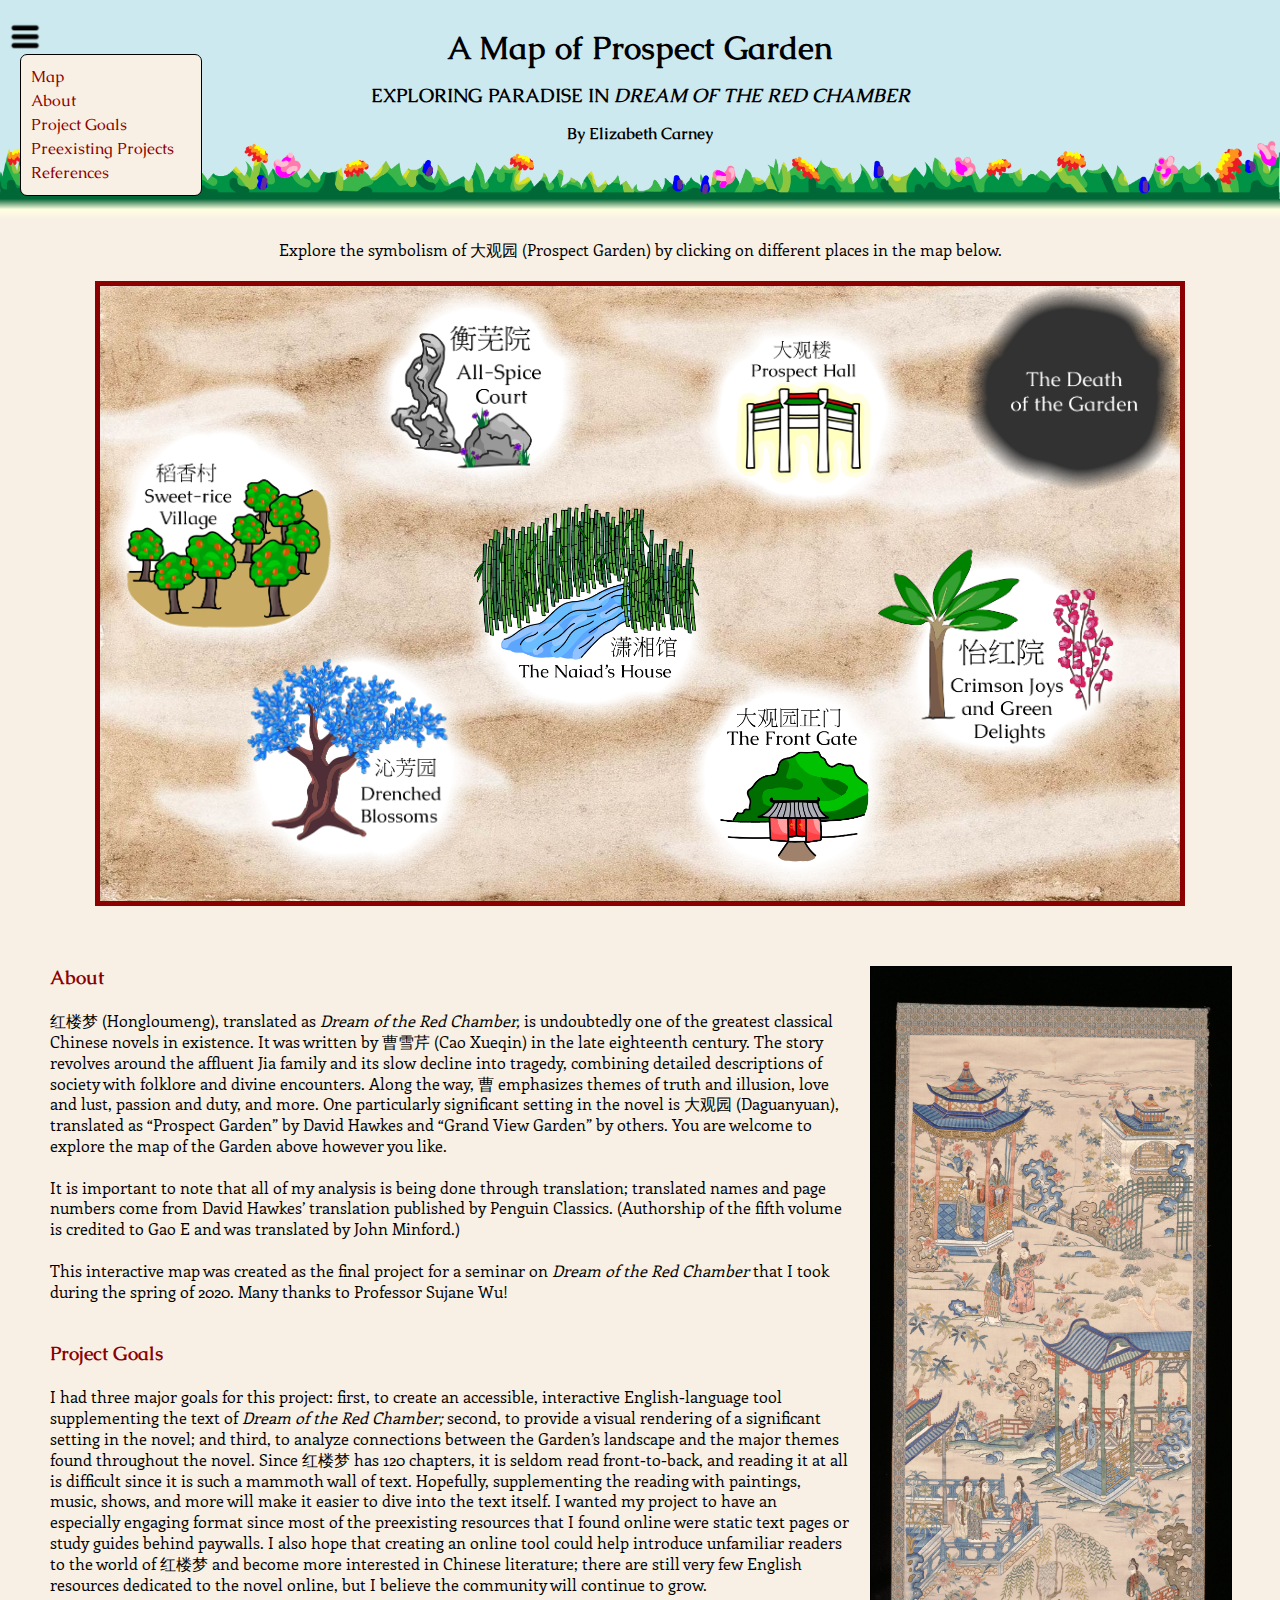
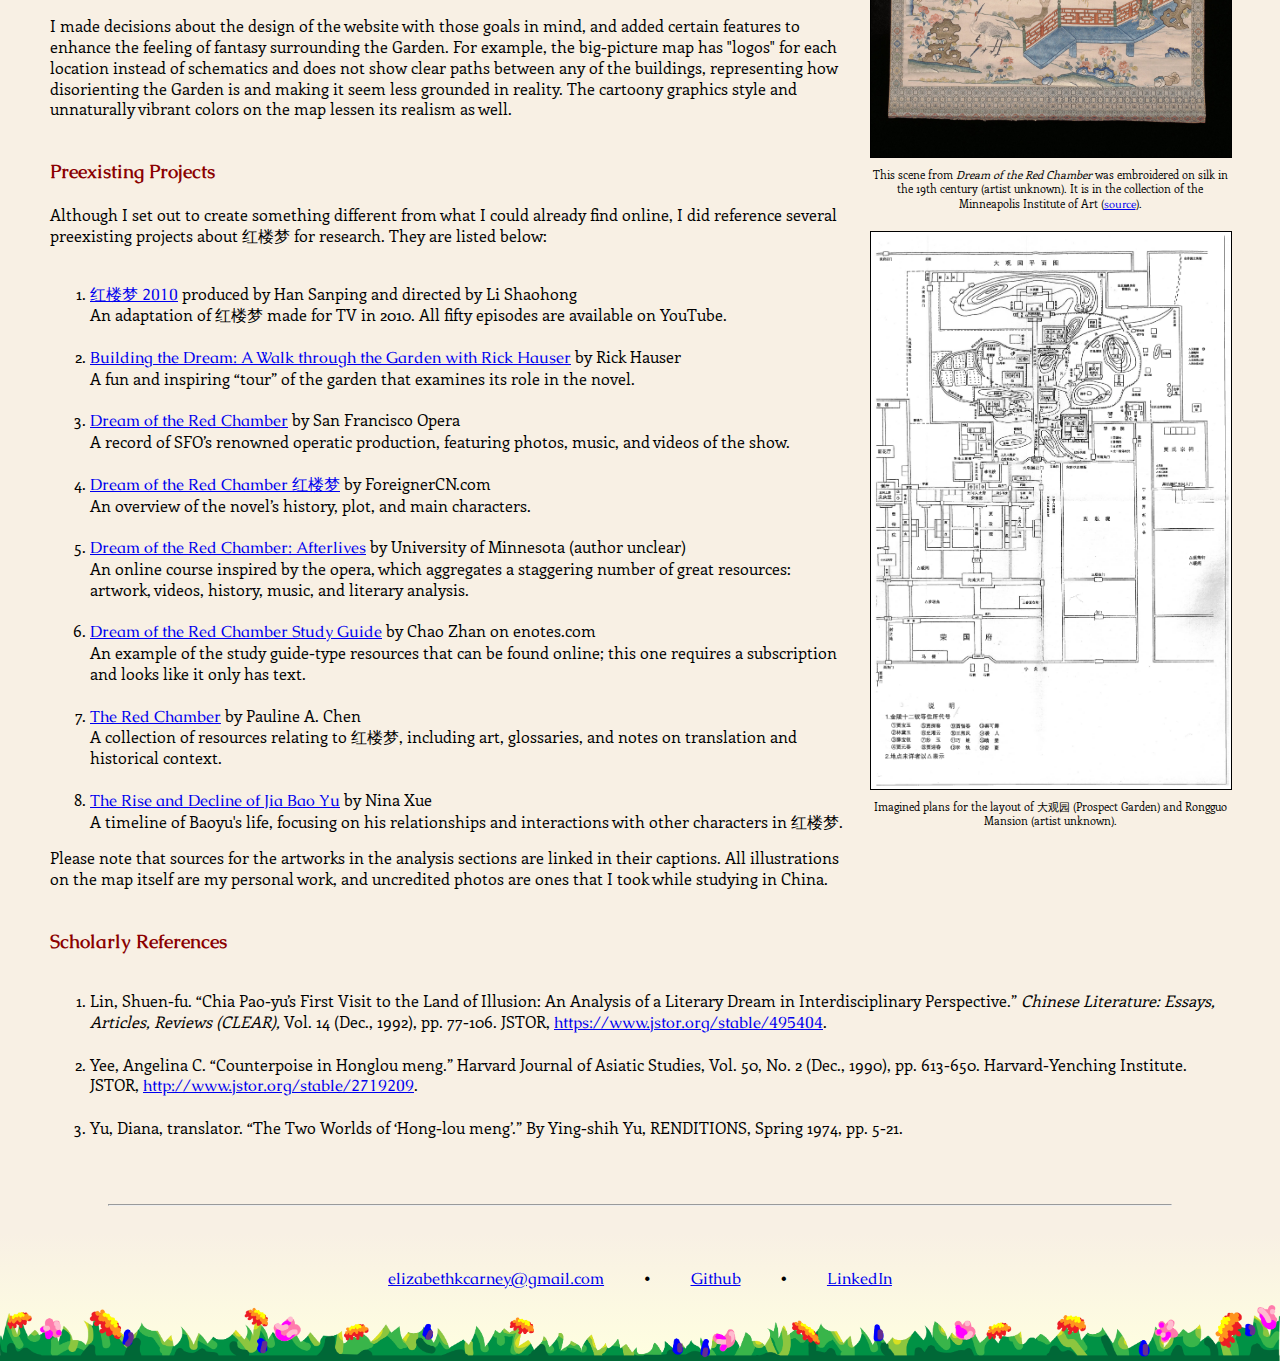
<file: index.html>
<!DOCTYPE html>
<html>

<head>
  <meta charset="utf-8">
  <title>Prospect Garden Map</title>
  <meta name="author" content="Elizabeth Carney">
  <meta name="description" content="An interactive map of Prospect Garden from Dream of the Red Chamber">
  <meta name="viewport" content="width=device-width, initial-scale=1">

  <link rel="apple-touch-icon" sizes="180x180" href="img/apple-touch-icon.png">
  <link rel="icon" type="image/png" sizes="32x32" href="img/favicon-32x32.png">
  <link rel="icon" type="image/png" sizes="16x16" href="img/favicon-16x16.png">
  <link rel="manifest" href="/site.webmanifest">

  <link href="css/normalize.css" rel="stylesheet">
  <link href="css/style.css" rel="stylesheet">
  <link href="https://fonts.googleapis.com/css2?family=Caudex:ital,wght@0,400;0,700;1,400;1,700&family=Enriqueta:wght@400;600&display=swap" rel="stylesheet">
  <script src="https://ajax.googleapis.com/ajax/libs/jquery/3.4.1/jquery.min.js"></script>

</head>

<body>
  <div id="header">
    <div class="nav_menu">
      <img src="img/nav_icon.png" id="nav_icon"></img>
      <div class="nav_contents">
        <a href="#intro">Map</a>
        <a href="#about">About</a>
        <a href="#goals">Project Goals</a>
        <a href="#other_proj">Preexisting Projects</a>
        <a href="#refs">References</a>
      </div>
    </div>
    <div id="header_title">
      <h1>A Map of Prospect Garden</h1><br>
      <h3>EXPLORING PARADISE IN <i>DREAM OF THE RED CHAMBER</i></h3><br>
      <h4>By Elizabeth Carney</h4>
    </div>
    <img src="img/flowerbed.png" class="flowerbed"/>
  </div>

  <div id="main">
    <div id="intro" class="text_section">
      <br><p>Explore the symbolism of 大&#8288;观&#8288;园 (Prospect Garden) by clicking on different places in the map below.</p>
    </div>
    <div class="underintro">
    <div id="map_container">
      <div class="map">

        <div class="info_modal" id="gate_modal">
          <img src="img/favicon-exit-32x32.png" class="exit" id="gate_exit"/>
          <img src="img/gate_header.png" class="modal_header"/>
          <div class="modal_content">
            <div class="captioned">
              <img src="img/gate_1.jpg" class="fullsize"/>
              <p>A map of 大观园 (Prospect Garden) painted by 孙温 (Sun Wen) in the late 19th century. The white wall around the Garden is clearly visible, penning in its fantastical mansions and landscaping
                (<a href="https://commons.wikimedia.org/wiki/File:Sun_Wen_Red_Chamber_Daguanyuan.jpg">source</a>).</p>
            </div>
            <br><h3>A Boundary between Worlds</h3><br>
            <p>The Garden’s main gate represents the boundary between real life and illusory paradise.
              It is a handsome gatehouse, sparingly decorated with wood and marble carvings, and on its either side you see the bare whitewashed wall surrounding the Garden.
              The side of the gate facing the outside world features “exquisite workmanship” but is “unadorned by colour or gilding.”
              It only has the marble carvings on the floor and a “simple pattern” at its bottom for decoration (V1, 327).
              To a visitor, the gate would look stately and well-built, but plain. Its simple features model Confucian values such as order and elegant functionality.</p>
            <div class="captioned" style="float:right; width:40%; padding-left:20px;">
              <img src="img/gate_2.jpg" class="portrait"/>
              <p>A painting of 贾元春 (Jia Yuanchun), the Imperial Concubine and Baoyu’s treasured older sister. Painted by An Ho, 1993, watercolor on silk
                mounted on rice paper using traditional Chinese technique. She is formally depicted in an imperial gown and crown, highlighting her stature
                (<a href="https://museum.oglethorpe.edu/exhibits/ho-jia-yuanchun/">source</a>).</p>
            </div>
            <br><p>Yet, as soon as you cross the threshold, you are drawn into a world of fantasy and beauty; through the doors you see a dramatic mountain covered in lush foliage (V1, 327).
              The rest of the vast park is even more impressive. Shimmering lakes, fields of flowers, artful pavilions, and grand mansions are everywhere you look.
              The Garden is truly a paradise full of luxury, and it functions as a stark contrast to the outside world.
              There is an abundance of passion, youth, beauty, and opulence within the Garden walls.
              The main gate is a clear symbol of the Garden’s other-worldliness, and it asserts that the dreams found inside could never survive in the real world.</p>
            <br><h3>The Origin of the Garden</h3><br>
            <p>The Garden is created so that the Imperial Concubine 贾元春 (Jia Yuanchun), 贾宝玉 (Jia Baoyu)’s much-loved older cousin, can visit home.
              The Palace requires that she must stay in a secure place, and since she is royalty, it must be luxurious as well.
              The Jia family spares no expense to construct the most extravagant haven they can for her. When Yuanchun enters the Garden,
              she aptly describes it as “a little world wholly dedicated to the pursuit of ease and luxury and delight” (V1, 357).
              After her visit, she suggests that the girls of the household move into the various dwellings in the Garden to enjoy it to the fullest, and Baoyu is allowed to join them.</p>
            <br><p>The girls’ arrival breathes life into the Garden again. Baoyu is “blissfully happy”; he spends all of his time surrounded by his cousins and maids,
              playing instruments, writing poetry, singing, reading, writing calligraphy, and soaking in the natural beauty surrounding him (V1, 460). Living in the Garden is his paradise.
              He later refers to his early days in the Garden as the “golden ages,” and remembers being surrounded by the girls with great nostalgia.</p>
          </div>
        </div>

        <div class="info_modal" id="drenched_modal">
          <img src="img/favicon-exit-32x32.png" class="exit" id="drenched_exit"/>
          <img src="img/drenched_header.png" class="modal_header"/>
          <div class="modal_content">
            <br><h3>Natural Beauty</h3><br>
            <div class="captioned" style="float:right; width:30%; padding-left:20px;">
              <img src="img/drenched_1.jpeg" class="portrait"/>
              <p>A photo of a stone lion statue on a bridge at West Lake in Hangzhou.</p>
            </div>
            <p>Drenched Blossoms Pavilion sits atop a striking white marble bridge. A pair of lion statues decorate the roof, their jaws wide, displaying the family’s wealth.
              They also symbolize the balance of yin and yang there, as there is one of each sex.
              Flowers in beautiful colors fall from banks higher up the stream and are carried with the flow of the water into the pool that the bridge stretches over.
              Sitting over the lake is especially idyllic, because you can see the fresh green color of the willows along the banks, vivid flowers poking out of bushes and trees,
              and clear blue water below, all in one view. Drenched Blossoms is one example of the many pavilions in the Garden dedicated solely to relaxation and the enjoyment of nature.</p>
            <br><p>These sorts of pavilions and verandas are often chosen as locales for Poetry Club meetings.
              Later in the novel, 贾宝玉 (Jia Baoyu) frequently associates the Poetry Club with long gone “golden days” and thinks of it with great nostalgia.
              I believe that the Poetry Club becomes a symbol of lost happiness for him not only because all of the women he loves gather around him,
              but also because the meetings take place in the most beautiful natural spaces in the Garden.
              The pure beauty of the landscape contributes to the feeling that each moment is paradise for Baoyu.</p>
            <br><div class="captioned">
              <img src="img/drenched_2.jpg" class="fullsize"/>
              <p>孙温 (Sun Wen) painted this illustration in the late 19th century. Although we cannot be sure exactly which part of the Garden it depicts,
                the breathtaking marble bridge with a pavilion at the top and waterfall below suggest that it is Drenched Blossoms Weir
                (<a href="https://commons.wikimedia.org/wiki/File:Sun_Wen_Red_Chamber_5.jpg">source</a>).</p>
            </div>
            <br><h3>The Garden Meets the Real World</h3><br>
            <p>Since 红楼梦 <i>(Dream of the Red Chamber)</i> has been studied in extraordinary depth for centuries,
              it is understandable that many readers would be inspired to create real-world replicas of the settings in the novel.
              Major recreations of 大观园 (Prospect Garden) have been created in both Beijing and Shanghai, both open to visitors. The replica gardens are surely a fantastic accompaniment to the novel.
              Being able to physically walk into a world you’ve only read about can be incredibly fun and stimulating, as if your dreams are coming true.</p>
            <div class="captioned" style="float:left; width:40%; padding-right:20px;">
              <img src="img/drenched_3.jpeg" class="portrait"/>
              <p>A photo of a replica Drenched Blossoms Pavilion located in a recreation of Prospect Garden in Shanghai (<a href="https://baike.baidu.com/pic/%E4%B8%8A%E6%B5%B7%E5%A4%A7%E8%A7%82%E5%9B%AD/1508667/0/a6efce1b9d16fdfa1bf02923b58f8c5495ee7b5b?fr=lemma&ct=single#aid=0&pic=71cf3bc79f3df8dccd25258cca11728b47102896">source</a>).</p>
            </div>
            <br><p>However, creating a replica of the buildings and landscapes in the Garden in the real world ignores the fact that the Garden is not grounded in reality.
              Many scholars consider the Garden to exist in both reality and imagination (Yu). In some ways, it is referred to as an actual dwelling where people study, eat, and sleep;
              on the other hand, the symbology of the Garden almost overwhelms its reality. Several magical events take place there, including demonic possessions, curses, and miracle healings.
              Furthermore, both 贾宝玉 (Jia Baoyu) and 林黛玉 (Lin Daiyu) are physical incarnations of divine beings, so their presence strengthens any existing supernatural forces in the Garden.
              Perhaps plaques, artworks, or even artificial reality activities could be added to the replicas to tell the dreamworld side of the Garden’s story.</p>
          </div>
        </div>

        <div class="info_modal" id="naiad_modal">
          <img src="img/favicon-exit-32x32.png" class="exit" id="naiad_exit"/>
          <img src="img/naiad_header.png" class="modal_header"/>
          <div class="modal_content">
            <div class="captioned">
              <img src="img/naiad_4.png" class="fullsize"/>
              <p>Lea Liu et al. illustrated The Naiad’s House for their visual novel <i>“The Memory of Red Mansions”</i> (<a href="https://www.lealiu.com/honglou?lightbox=dataItem-j5lb4qza3">source</a>). </p>
            </div>
            <div class="captioned" style="float:right; width:40%; padding-left:20px;">
              <img src="img/naiad_2.jpeg" class="portrait"/>
              <p>A painting of 林黛玉 (Lin Daiyu), as imagined by An Ho. Painted in 1993, with watercolor on silk mounted on rice paper using traditional Chinese technique.
                In this depiction, she wears a Jade “crane-cloud” pin in her hair that symbolizes her integrity (<a href="https://museum.oglethorpe.edu/exhibits/ho-lin-daiyu/">source</a>).</p>
            </div>
            <br><h3>The Passionate Resident</h3><br>
            <p>The Naiad’s House is a whitewashed building enveloped in a thick forest of bamboo. 林黛玉 (Lin Daiyu) lives here; she is a highly-educated,
              intensely passionate individual who grew up inseparable with 贾宝玉 (Jia Baoyu), yet she is technically an outsider in the family.
              The greens and blues of her house’s landscape can create a melancholy atmosphere. Bamboo is known as one of the “Four Gentlemen” plants in China
              (the others being chrysanthemum, plum blossom, and orchid). Bai Juyi, an ancient thinker, said that a true gentleman must have a strong mind but not necessarily a strong body
              (<a href="https://en.wikipedia.org/wiki/Bamboo#Symbolism_and_culture">source</a>).
              In this sense, the bamboo plant and Daiyu are both gentlemen; bamboo is known for symbolizing integrity but being physically weak, and Daiyu is intelligent and outspoken but often falls ill.</p>
            <br><h3>The Burial of Flowers</h3><br>
            <p>One day, Baoyu notices that beautiful flower blossoms have fallen to the ground and starts gathering them so that no one will step on them.
              He runs into Daiyu, who is doing the exact same thing, and has brought a delicate silk bag to bury the blossoms in (V1, 463). They both want to preserve the fallen flowers’ purity and beauty for eternity.
              Their encounter is an important moment of mutual understanding for the two, but it also reveals the truth of a dark future.</p>
            <div class="captioned" style="float:right; clear:right; width:40%; padding-left:20px;">
              <img src="img/naiad_3.png" class="portrait"/>
              <p>Digital art illustrating Daiyu’s burial of the flowers, created for the visual novel “The Memory of Red Mansions” by Lea Liu et al (<a href="https://www.lealiu.com/honglou?lightbox=dataItem-j5lbfuw13">source</a>).</p>
            </div>
            <br><p>Girls are often compared to flowers in 红楼梦 <i>(Dream of the Red Chamber)</i>; they have beauty, fragility, grace, youth, and joy in common.
              In fact, Daiyu is really the physical incarnation of a flower fairy called Crimson Pearl. She realizes that like all blossoms soon wither and die,
              all the girls’ vitality will soon be stolen away by death, corruption, or numbness. Daiyu obsesses over her certain untimely end and the loss of beauty and purity in the world.
              Later on, she thinks of the verse: “As flowers fall and the flowing stream runs red, / A thousand sickly fancies crowd the mind” (V1, 467). The beautiful and the natural are destined to die in tragedy.</p>
            <br><h3>Daiyu’s Tragic End</h3><br>
            <p>Daiyu dies alone at a very young age. None of the members of the Jia family come to visit her in the days leading up to her death.
              She and Baoyu never get to profess their love for each other or marry; in fact, Daiyu spends her final days thinking Baoyu has rejected and abandoned her.
              The preparations for her death are hasty, and her passing goes unrecognized by many (V4, 350). The purest of flowers dies a very tragic death.</p>
            <br><div class="captioned">
              <iframe class="fullsize vid" width="560" height="315" src="https://www.youtube.com/embed/0lIhO7-frRE?si=ZFjZz2GJWhGEZBSW" frameborder="0" allow="accelerometer; autoplay; encrypted-media; gyroscope; picture-in-picture" allowfullscreen></iframe>
              <p>A rendition of "Song of the Burial of the Flowers" by singer Tong Li. This song was featured on the soundtrack of the TV series version of <i>Dream of the Red Chamber.</i> 林黛玉 (Lin Daiyu)’s thoughts on beauty and death form the lyrics.</p>
            </div>
          </div>
        </div>

        <div class="info_modal" id="sweetrice_modal">
          <img src="img/favicon-exit-32x32.png" class="exit" id="sweetrice_exit"/>
          <img src="img/sweetrice_header.png" class="modal_header"/>
          <div class="modal_content">
            <div class="captioned" style="float:right; width:30%; padding-left:20px;">
              <img src="img/sweetrice_1.jpg" class="portrait"/>
              <p>A painting of 李纨 (Li Wan), who lives in Sweet-rice Village. Painted by An Ho, 1993, watercolor on silk mounted on rice paper using traditional Chinese technique.
                The artist illustrates Li Wan’s “restrained self-discipline” and “high integrity and propriety” (<a href="https://museum.oglethorpe.edu/exhibits/ho-li-wan/">source</a>).</p>
            </div>
            <br><h3>Beauty in Simplicity</h3><br>
            <p>Sweet-rice Village is a cluster of quaint thatched-roof cottages perched on the side of a small mountain.
              Fields of fruits and vegetables cascade down the hills below, as if lifted straight out of the countryside, and apricot trees surround each house.
              The resident of Sweet-rice Village is 李纨 (Li Wan), who “exemplifies traditional Chinese womanhood” according to the Oglethorpe University Museum of Art
              (<a href="https://museum.oglethorpe.edu/exhibits/ho-li-wan/">source</a>).
              Her understated demeanor suits the simple style of the cottages here. The overall effect of the Village honors the plain, honest nature of rural life.</p>
            <br><h3>An Unnatural Juxtaposition</h3><br>
            <p>When 贾宝玉 (Jia Baoyu) and his father, 贾政 (Jia Zheng), visit Sweet-rice Village on a tour of the Garden, Baoyu quips: “A farm set down in the middle of a place like this is obviously the product of human artifice…
              That’s why, when the ancients use the term ‘natural’ I have my doubts about what they really meant” (V1, 336). He touches on the realization that the Garden’s idle luxury is neither real nor sustainable.
              In fact, the entire space is a false paradise, one where beauty thrives for a short time before falling into inescapable anguish.</p>
            <div class="captioned" style="float:left; width:40%; padding-right:20px;">
              <img src="img/sweetrice_2.jpeg" class="portrait"/>
              <p>Artist 戴敦邦 (Dai Dunbang) illustrates 贾宝玉 (Jia Baoyu) being brutally beaten by his father, 贾政 (Jia Zheng), who hopes to discipline Baoyu and force him to live in reality for once (<a href="https://www.twoeggz.com/picture/4306738.html">source</a>).</p>
            </div>
            <br><p>Unfortunately, Jia Zheng does not appreciate his son’s examination of the concept of natural-ness.
              The two are basically complete opposites in terms of their personalities and priorities: Jia Zheng is pragmatic, grounded, authoritative, and unpassionate, and he emphasizes a career in government above all else.
              Baoyu, on the other hand, is intensely emotional, delicate, fun-loving, divine, and feminine, and he prefers idle happiness to studying. He and his father clash often about Baoyu’s academic progress and careless disobedience.
              When Baoyu expresses his disillusionment with Sweet-rice Village, his father immediately rebukes him: “Ignoramus!... What can you know of the beauty that lies in quietness and natural simplicity?
              This is a consequence of your refusal to study properly” (V1, 336).</p>
            <br><p>Later on, after Baoyu commits a series of offenses (in his father’s eyes), Jia Zheng violently beats him nearly to death (V2, 148). They continue to be at odds with each other for the remainder of the novel.
              The intersection of their two extreme worlds, pure practicality and pure fantasy, can never coexist. However, it is necessary to have a combination of both for sustainable life;
              Jia Zheng eventually turns to corruption and loses his government position, and Baoyu’s garden haven falls to ruins. Their failure to find balance causes the collapse of the Jia family.</p>
          </div>
        </div>

        <div class="info_modal" id="allspice_modal">
          <img src="img/favicon-exit-32x32.png" class="exit" id="allspice_exit"/>
          <img src="img/allspice_header.png" class="modal_header"/>
          <div class="modal_content">
            <div class="captioned">
              <img src="img/allspice_2.jpg" class="fullsize"/>
              <p>Painted by 孙温 (Sun Wen) in the late 19th century, this illustration probably depicts a courtyard much like the one in All-Spice Court. The construction of the wooden window lattices and balustrades is impeccable.
                Note the tree and rock formations, as well, which lend a beautiful fragility to the landscaping (<a href="https://commons.wikimedia.org/wiki/File:Sun_Wen_Red_Chamber_7.jpg">source</a>). </p>
            </div>
            <div class="captioned" style="float:right; width:30%; padding-left:20px;">
              <img src="img/allspice_3.jpeg" class="portrait"/>
              <p>According to the Metropolitan Museum of Art, “strangely faceted rocks—thought of as miniature mountains—have been treasured by collectors since the Tang dynasty (618–907).”
                This painting by Lan Ying shows the rock’s holes and weathered surface, which make it seem artfully fragile. (<a href="https://www.metmuseum.org/art/collection/search/39713">source</a>).</p>
            </div>
            <br><h3>Balance in Traditional Gardens</h3><br>
            <p>All-Spice Court is bursting with sweet-smelling herbs and flowers. Instead of trees and grasses, the courtyard has a rocky terrain where mosses grow on the stone.
              Wild figs, billowing wisteria, pollia berries, fragile orchids, herbaceous rue, and spicy ginger are a few of the plants that can be found here (in fact, 衡芜 means “ginger plant”).
              Elegant balustrades and latticed windows line its sides. The couplet written for the Court is: “Composing amidst cardamoms, you shall make verses like flowers. / Slumbering amidst the roses, you shall dream fragrant dreams.”
              This courtyard displays several elements of traditional Chinese garden design, most notably balance. For example, the soft herbs and mosses grow on hard, sharp rocks.
              Sculptural rocks riddled with holes have also been a popular feature for centuries, since they have a beautiful fragility and help create different levels of perspective
              (<a href="https://www.metmuseum.org/toah/hd/cgrk/hd_cgrk.htm">source</a>).</p>
            <br><p>薛宝钗 (Xue Baochai) lives here. She is very kind to others, but in a calculating way; she knows exactly how to play the social scene to get ahead. She is a capable manager, too.
              Baochai is often described as cold, which makes sense since her surname sounds like the word for snow in Chinese. Her upbringing, refined personality,
              and pragmatism make her an excellent candidate for 贾宝玉 (Jia Baoyu)’s wife in the eyes of the Jia family. Although the sweet smells in the courtyard might suggest the resident is sensual or passionate, Baochai is particularly unemotional.</p>
            <br><h3>Marriage as Corruption</h3><br>
            <p>Baoyu always imagines 林黛玉 (Lin Daiyu) as his future wife and lover, and Daiyu reciprocates those wishes. Their love for each other is unimaginably powerful.
              However, it is clear that Daiyu is not an ideal wife for Baoyu according to his family, because she does not have the social knowledge nor strength to manage the sprawling household as an outsider.
              Her sickly constitution, harshness, and frequent mood swings also make her unfavorable marriage-wise. Baochai, on the other hand, is theoretically Baoyu’s realistic perfect match.
              His family hopes that she can handle his high emotions and tone down his boyishness. A combination of Daiyu and Baochai would form Baoyu’s perfect wife, because she could satisfy his need for passion as well as the outside need for poise.</p>
            <br><p>In any case, marriage is constantly associated with corruption in the novel; as soon as a girl marries, her purity, youth, and beauty fade and she is consumed by the world. </p>
            <div class="captioned" style="float:right; width:50%; padding-left:20px; padding-bottom:10px;">
              <img src="img/allspice_1.jpeg" class="fullsize"/>
              <p>A photo of a gallery with detailed balustrades in a park in Beijing.</p>
            </div>
            <p>Baoyu is especially fretful when his cousins get married, because they move out and rarely see him afterwards. He even equates marriage with death several times. As his older cousins are married off and leave him, one by one,
              he starts to realize that his pure world is being corrupted and the world with no passion is taking over. Marrying Daiyu is the only way Baoyu could endure marriage and maintain his purity.
              Sadly, Baoyu’s family tricks him into marrying Baochai when he thinks he is marrying Daiyu. His loveless marriage starts to corrupt him as well; his happiness dies.</p>
            <br><div class="captioned">
              <iframe class="fullsize vid" width="560" height="315" src="https://www.youtube.com/embed/zKqrDtuzuLE" frameborder="0" allow="accelerometer; autoplay; encrypted-media; gyroscope; picture-in-picture" allowfullscreen></iframe>
              <p>Irene Roberts plays 薛宝钗 (Xue Baochai) in San Francisco Opera’s production of <i>Dream of the Red Chamber.</i> In this aria, she sings: “A woman's only chance for happiness is to marry well.”</p>
            </div>
          </div>
        </div>

        <div class="info_modal" id="prospect_modal">
          <img src="img/favicon-exit-32x32.png" class="exit" id="prospect_exit"/>
          <img src="img/prospect_header.png" class="modal_header"/>
          <div class="modal_content">
            <br><h3>Memories of Grandeur</h3><br>
            <p>Prospect Hall is the grand main residence hall in the Garden. It is lavishly decorated with candelabras and pheasant-feather fans, and incense perfumes the air.
              The rafters are painted a fresh green, their corners housing intricately carved dragons, cats, and serpents.
              The building is so opulently furnished that the author compares it to a “fairy palace” (V1, 359), hinting at its near-divine nature.
              The Hall is certainly one of the most impressive pieces of architecture in the Garden.</p>
            <br><p>On the pathway leading up to the entrance, a memorial arch made of white marble rises up in front of you. The following couplet is inscribed on its pillars:</p>
            <br><div class="captioned quotation">
              <div class="quote_text">
              "Truth becomes fiction when the fiction’s true / <br> Real becomes not-real when the unreal’s real"
              </div>
              <p>A couplet carved on an archway leading to The Land of Illusion (V1, 55).</p>
            </div>
            <br><p>When 贾宝玉 (Jia Baoyu) first sets his eyes on this arch, he is immediately overcome with the feeling that he has seen it before.
              In fact, it resembles the archway at the entrance to the Land of Illusion, a divine dreamworld that his soul has visited.
              Coincidentally (or not), the Imperial Concubine names the arch “The House of Reunion,” as if confirming Baoyu’s fate to one day return to the land of the divine. </p>
            <br><div class="captioned">
              <img src="img/prospect_1.png" class="fullsize"/>
              <p>贾宝玉 (Jia Baoyu) in the Land of Illusion, as imagined by the 2010 TV series <i>Dream of the Red Chamber,</i> Episode 3 (<a href="https://youtu.be/r0RaJLBu4DM?t=2523">source</a>). </p>
            </div>
            <br><p>Baoyu’s deja vu instantly links the Garden with dreamworlds and fairylands such as the Land of Illusion.
              While on Earth, he needs to live in a space filled with wonder and fantasy since his soul will return to divinity in the future.
              The idea that gardens can morph into fairylands is not unique to 红楼梦; lore in many different cultures references pixies and fairies who use gardens as portals;
              the healing power of nature; the secret meaning of flowers; the garden as a hidden paradise; and more.
              Baoyu feels as though he belongs in the Garden because they have a rare commonality: both span the real world as well as the intangible world.</p>
            <br><div class="captioned">
              <img src="img/prospect_2.jpeg" class="fullsize"/>
              <p>A recreation of 大观楼 (Prospect Hall) (<a href="https://www.wukong.com/question/6502190105971654925/">source</a>). </p>
            </div>
          </div>
        </div>

        <div class="info_modal" id="delights_modal">
          <img src="img/favicon-exit-32x32.png" class="exit" id="delights_exit"/>
          <img src="img/delights_header.png" class="modal_header"/>
          <div class="modal_content">
            <div class="captioned" style="float:right; width:50%; padding-left:20px; padding-bottom:10px;">
              <img src="img/delights_3.jpg" class="portrait"/>
              <p>An illustration of 贾宝玉 (Jia Baoyu) in the Garden (<a href="https://dream-of-the-red-chamber.fandom.com/wiki/Jia_Baoyu">source</a>).</p>
            </div>
            <br><h3>The Dreamer’s Abode</h3><br>
            <p>This is 贾宝玉 (Jia Baoyu)’s residence, named Crimson Joys and Green Delights for the crimson crab-apple blossoms and verdant plantains that frame the house.
              Baoyu is the physical incarnation of a supernatural jade stone. He is intensely passionate and a true empath, and loves spending his time having fun
              (singing, admiring nature, writing poetry, and chatting with “the girls”—his female cousins and maids—in their chambers).
              Despite his seemingly carefree attitude, Baoyu is crushed by society’s expectations of him to become the man of the house and earn a powerful career in government.</p>
            <br><p>Green Delights is a richly decorated house; its halls are covered in jewels and tapestries.
              The character 怡 in its name stands for enjoyment of pleasure and luxury, and the character 红 (which literally means “red”) connotes youth and prosperity.
              The green component is more melancholy: weeping willows envelop the house, which represent grief and the desire for someone to stay with you longer (that someone would be 林黛玉 (Lin Daiyu)).
              The galleries winding around the courtyard are full of confusing false doors and trick windows. I believe this mysterious maze reflects the Garden’s ability to ensnare Baoyu in a false paradise.</p>
            <br><h3>Flower Girls</h3><br>
            <p>Outside, the courtyard is in full bloom with peaches, plantains, crab-apple blossoms and other flowers, and roses climbing their trellises. Baoyu’s home is one of the most feminine places in the Garden.
              The crab-apple blossoms there are particularly significant, with their delicate, pink, hanging flowers. They are even said to blossom more frequently since they originate from the Land of Maidens (V1, 345).
              Flowers symbolize girls in 红楼梦, and Baoyu’s abode is a haven for youth and beauty. He has always thought of girls as superior to boys in purity and beauty, and so grew up spending every possible moment with them. </p>
            <br><div class="captioned" style="float:left; width:40%; padding-right:20px; padding-bottom:10px;">
              <img src="img/delights_1.jpg" class="fullsize"/>
              <p>A photo of Flowering Crabapples. Crab-apple trees start blooming in late March. Their beauty is well-known, and a festival to celebrate the flowers is even held every year at Yuan Dynasty City Wall Relics Park
                (<a href="https://www.tour-beijing.com/blog/tag/chinese-crabapple-trees">source</a>).</p>
            </div>
            <p>Now the girls’ beauty is haunted, though, by glimpses into their tragic futures. They are destined to be “consumed” into nothingness by the corrupt world outside of the Garden, either through marriage or death.
              One example of the many foretellings occurs at a riddle party, where each of Baoyu’s female cousins writes a riddle for the others to solve.
              Some especially striking lines include: “You look round, I have already turned into ash”, “An object of amusement”, “Year by year my heart consumes away”, “My ‘eyes’ cannot see and I’m hollow inside”, and so on (V1, 448).
              Although the riddles are technically about other objects, they are written in the first person, and it is clear they are predictions of tragic destinies.</p>
            <br><h3 style="clear:both;">Blossoming Poets</h3><br>
            <p>Flowers and girls are also connected through the Poetry Club, whose members include Baoyu and his female cousins.
              Baoyu absolutely loves the club meetings since they bring all of the girls together around him and provide an opportunity to honor the beauty of nature.
              Later on, he looks back on the Poetry club with great nostalgia, associating it with the “golden days” of his life.
              One of their meetings is themed around chrysanthemum flowers, and they hold a cassia-viewing party beforehand to admire the brilliant yellow blossoms that have just emerged.
              It is a very happy scene, yet sadness lingers in the poems “Remembering the Chrysanthemums” and “The Death of the Chrysanthemums.”
              One poet writes, “The flowers frost-stricken lie or sideways lean, / Their perfume lingering, but their gold hue dimmed / And few poor, tattered leaves bereft of green” (V2, 253).
              Unlike the flowers that can regrow each year, the girls are simply gone after facing their tragic ends too soon.</p>
            <br><div class="captioned">
              <img src="img/delights_2.jpeg" class="fullsize" style="width:70%; margin:0 auto; margin-bottom:10px;"/>
              <p>An illustration by 戴敦邦 (Dai Dunbang) depicting the members of the Poetry Club contemplating chrysanthemums. 林黛玉 (Lin Daiyu) is reading out her finished poem (<a href="https://www.twoeggz.com/picture/4306738.html">source</a>). </p>
            </div>
          </div>
        </div>

        <div class="info_modal" id="death_modal">
          <img src="img/favicon-exit-32x32.png" class="exit" id="death_exit"/>
          <img src="img/death_header.png" class="modal_header"/>
          <div class="modal_content">
            <br><h3>Paradise Lost</h3><br>
            <p>Throughout the novel, 大观园 (Prospect Garden) mirrors the status of the Jia family. When it is first built in extraordinary extravagance, the opulence of the buildings and landscaping mirrors the family’s high class and exorbitant spending.
              Then, corruption overwhelms them: 贾政 (Jia Zheng) and others are accused of corruption and removed from office; the mansion is ransacked and countless valuables are lost; a nun (who is the epitome of purity) is kidnapped by burglars;
              and regarding 贾宝玉 (Jia Baoyu) in particular, 林黛玉 (Lin Daiyu) dies of supposed unrequited love while Baoyu is tricked into a loveless marriage with 薛宝钗 (Xue Baochai).</p>
            <br><div class="captioned quotation" style="width:80%;">
              <div class="quote_text">
              “My sisters and cousins are gone, scattered like clouds on the four winds, and every day leaves me more alone, with nothing to sustain me but memories of past happiness, of the golden days of the poetry club in the Garden.” <br><br> -贾宝玉 (Jia Baoyu), V5, 135
              </div>
            </div>
            <br><p>Accordingly, the girls are gone and the Garden falls into ruin. All of the flowers have wilted and died, all of the buildings are deserted, and servants describe the hearing eerie weeping of ghosts at night.
              The only place where the bamboo is still fresh and green is The Naiad’s House, where Daiyu’s memory will live on in Baoyu forever. Hopefully they will meet again in a higher place as the stone and the flower fairy.</p>
            <br><p>At the end of the novel, Baoyu is enlightened and renounces the outside world. He cannot reconcile his inner divinity with a purely pragmatic life; in other words, he can only live in a Garden.
              In the end, Prospect Garden (or Grand View Garden in other translations) lives up to its name; it gives us a vision of a possible future that ends up coming true. </p>
            <br><div class="captioned">
              <iframe class="fullsize vid" width="560" height="315" src="https://www.youtube.com/embed/9oVe3dw4Lhc" frameborder="0" allow="accelerometer; autoplay; encrypted-media; gyroscope; picture-in-picture" allowfullscreen></iframe>
              <p>红豆词 (Song of the Red Bean), performed by 童麗 (Tong Li), lyrics by 曹雪芹 (Cao Xueqin, author of 红楼梦).
                Baoyu sings this song as part of a drinking game, but it painfully foretells the sorrow of his separation with Daiyu.</p>
            </div>
            <br><p>红豆词 - Lyrics (translated by David Hawkes)<br><br>
              Still weeping tears of blood about our separation:<br>
              Little red love-beans of my desolation.<br>
              Still blooming flowers I see outside my window growing.<br>
              Still awake in the dark I hear the wind a-blowing.<br>
              Still oh still I can't forget those old hopes and fears.<br>
              Still can't swallow food and drink, 'cos I'm choked with tears.<br>
              Mirror, mirror on the wall, tell me it's not true:<br>
              Do I look so think and pale, do I look so blue?<br>
              Mirror, mirror, this long night how shall I get through?<br>
              Oh - oh - oh!<br>
              Blue as the mist upon the distant mountains,<br>
              Blue as the water in the ever-flowing fountains.
            </p>
          </div>
        </div>

        <div class="map_icons_div">
          <img src="img/gate_icon.png" class="map_icon" id="gate_icon"/>
          <img src="img/drenched_icon.png" class="map_icon bigger_map_icon" id="drenched_icon"/>
          <img src="img/naiad_icon.png" class="map_icon bigger_map_icon" id="naiad_icon"/>
          <img src="img/sweetrice_icon.png" class="map_icon bigger_map_icon" id="sweetrice_icon"/>
          <img src="img/allspice_icon.png" class="map_icon" id="allspice_icon"/>
          <img src="img/prospect_icon.png" class="map_icon" id="prospect_icon"/>
          <img src="img/delights_icon.png" class="map_icon bigger_map_icon" id="delights_icon"/>
          <img src="img/death_icon.png" class="map_icon" id="death_icon"/>
        </div>
        <!-- background image should be 1720w 980h -->
        <img src="img/background.jpg" class="background_map"/>
      </div>
    </div>

    <div id="about" class="text_section">
      <div class="captioned about_pic" style="float:right; width:40%; padding-left:20px; margin-top:0px;">
        <img src="img/about_2.jpg" class="portrait"/>
        <p>This scene from <i>Dream of the Red Chamber</i> was embroidered on silk in the 19th century (artist unknown). It is in the collection of the Minneapolis Institute of Art (<a href="https://collections.artsmia.org/art/28070/dream-of-the-red-chamber-china">source</a>).</p>
      </div>
      <h3>About</h3><br>
      <div class="captioned about_pic" style="float:right; clear:right; width:40%; padding-left:20px; margin-top:0px;">
        <img src="img/about_1.png" class="portrait"/>
        <p>Imagined plans for the layout of 大观园 (Prospect Garden) and Rongguo Mansion (artist unknown).</p>
      </div>
      <p>红楼梦 (Hongloumeng), translated as <i>Dream of the Red Chamber,</i> is undoubtedly one of the greatest classical Chinese novels in existence. It was written by 曹雪芹 (Cao Xueqin) in the late eighteenth century.
        The story revolves around the affluent Jia family and its slow decline into tragedy, combining detailed descriptions of society with folklore and divine encounters.
        Along the way, 曹 emphasizes themes of truth and illusion, love and lust, passion and duty, and more. One particularly significant setting in the novel is 大观园 (Daguanyuan),
        translated as “Prospect Garden” by David Hawkes and “Grand View Garden” by others. You are welcome to explore the map of the Garden above however you like.</p>
      <br><p>It is important to note that all of my analysis is being done through translation; translated names and page numbers come from David Hawkes’ translation published by Penguin Classics.
        (Authorship of the fifth volume is credited to Gao E and was translated by John Minford.)</p>
      <br><p>This interactive map was created as the final project for a seminar on <i>Dream of the Red Chamber</i> that I took during the spring of 2020. Many thanks to Professor Sujane Wu!</p>
    </div>
    <div id="goals" class="text_section">
      <h3>Project Goals</h3><br>
      <p>I had three major goals for this project: first, to create an accessible, interactive English-language tool supplementing the text of <i>Dream of the Red Chamber;</i>
        second, to provide a visual rendering of a significant setting in the novel; and third, to analyze connections between the Garden’s landscape and the major themes found throughout the novel.
        Since 红楼梦 has 120 chapters, it is seldom read front-to-back, and reading it at all is difficult since it is such a mammoth wall of text.
        Hopefully, supplementing the reading with paintings, music, shows, and more will make it easier to dive into the text itself.
        I wanted my project to have an especially engaging format since most of the preexisting resources that I found online were static text pages or study guides behind paywalls.
        I also hope that creating an online tool could help introduce unfamiliar readers to the world of 红楼梦 and become more interested in Chinese literature;
        there are still very few English resources dedicated to the novel online, but I believe the community will continue to grow. </p>
      <br><p>I made decisions about the design of the website with those goals in mind, and added certain features to enhance the feeling of fantasy surrounding the Garden.
        For example, the big-picture map has "logos" for each location instead of schematics and does not show clear paths between any of the buildings,
        representing how disorienting the Garden is and making it seem less grounded in reality. The cartoony graphics style and unnaturally vibrant colors on the map lessen its realism as well.</p>
    </div>
    <div id="other_proj" class="text_section">
      <h3>Preexisting Projects</h3><br>
      <p>Although I set out to create something different from what I could already find online, I did reference several preexisting projects about 红楼梦 for research. They are listed below:</p>
      <ol>
        <br><li><a href="https://www.youtube.com/playlist?list=PLZXpZVzkPMb4_MKVg2R2Es7BTtEZQfCDx">红楼梦 2010</a>
          produced by Han Sanping and directed by Li Shaohong <br> An adaptation of 红楼梦 made for TV in 2010. All fifty episodes are available on YouTube.</li>
        <br><li><a href="https://redchamber.dash.umn.edu/wordpress/buildingthedream/a-users-guide-to-prospect-garden/">Building the Dream: A Walk through the Garden with Rick Hauser</a>
          by Rick Hauser <br> A fun and inspiring “tour” of the garden that examines its role in the novel.</li>
        <br><li><a href="https://sfopera.com/1617-season/201617-season/dream-of-the-red-chamber/">Dream of the Red Chamber</a>
          by San Francisco Opera <br> A record of SFO’s renowned operatic production, featuring photos, music, and videos of the show.</li>
        <br><li><a href="http://www.foreignercn.com/index.php?option=com_content&view=article&id=698:dream-of-the-red-chamber-&catid=34:chinese-literature&Itemid=117">Dream of the Red Chamber 红楼梦</a>
          by ForeignerCN.com <br> An overview of the novel’s history, plot, and main characters.</li>
        <br><li><a href="https://redchamber.dash.umn.edu/Omeka/exhibits">Dream of the Red Chamber: Afterlives</a>
          by University of Minnesota (author unclear) <br> An online course inspired by the opera, which aggregates a staggering number of great resources: artwork, videos, history, music, and literary analysis.</li>
        <br><li><a href="https://www.enotes.com/topics/dream-red-chamber/in-depth">Dream of the Red Chamber Study Guide</a>
          by Chao Zhan on enotes.com <br> An example of the study guide-type resources that can be found online; this one requires a subscription and looks like it only has text.</li>
        <br><li><a href="http://paulineachen.com/content/">The Red Chamber</a>
          by Pauline A. Chen <br> A collection of resources relating to 红楼梦, including art, glossaries, and notes on translation and historical context.</li>
        <br><li><a href="https://sophia.smith.edu/eal-special-studies-red-chamber/">The Rise and Decline of Jia Bao Yu</a>
          by Nina Xue <br> A timeline of Baoyu's life, focusing on his relationships and interactions with other characters in 红楼梦.</li>
      </ol>
      <p>Please note that sources for the artworks in the analysis sections are linked in their captions. All illustrations on the map itself are my personal work, and uncredited photos are ones that I took while studying in China.</p>
    </div>
    <div id="refs" class="text_section">
      <h3>Scholarly References</h3><br>
      <ol>
        <li>Lin, Shuen-fu. “Chia Pao-yu’s First Visit to the Land of Illusion: An Analysis of a
          Literary Dream in Interdisciplinary Perspective.” <i>Chinese Literature: Essays, Articles,
          Reviews (CLEAR),</i> Vol. 14 (Dec., 1992), pp. 77-106. JSTOR,
          <a href="https://www.jstor.org/stable/495404">https://www.jstor.org/stable/495404</a>.</li>
        <br><li>Yee, Angelina C. “Counterpoise in Honglou meng.” Harvard Journal of Asiatic Studies,
          Vol. 50, No. 2 (Dec., 1990), pp. 613-650. Harvard-Yenching Institute. JSTOR,
          <a href="http://www.jstor.org/stable/2719209">http://www.jstor.org/stable/2719209</a>.</li>
        <br><li>Yu, Diana, translator. “The Two Worlds of ‘Hong-lou meng’.” By Ying-shih Yu,
          RENDITIONS, Spring 1974, pp. 5-21.</li>
      </ol>
      <br><br><hr style="width:90%; text-align:center; clear:both;"/>
    </div>
  </div>
  </div>

  <div id="footer">
    <pre><a href="mailto:elizabethkcarney@gmail.com">elizabethkcarney@gmail.com</a>    •    <a href="https://github.com/elizabethcarney">Github</a>    •    <a href="https://www.linkedin.com/in/elizabeth-kim-carney/">LinkedIn</a></pre><br>
    <img src="img/flowerbed.png" class="flowerbed"/>
  </div>

</body>

<script type="text/javascript">

  $("document").ready(function(){

    /* info modals are found based on consistent id naming patterns */

    /* when map icon is clicked, display info modal */
    $('img.map_icon').click(function(event) {
      /* get modal name from clicked icon */
      var identifier = event.target.id
      prefix = identifier.substring(0, identifier.length-5);

      /* make sure only one modal is open at a time */
      $('.info_modal').each(function(i, modal) {
        modal.style.display = "none";
      });

      /* display modal */
      var this_modal = document.getElementById(prefix.concat("_modal"));
      this_modal.style.display = "block";
    });

    /* when exit button is clicked, hide info modal */
    $('img.exit').click(function(event) {
      /* get modal name from clicked icon */
      var identifier = event.target.id
      prefix = identifier.substring(0, identifier.length-5);

      /* hide modal */
      var this_modal = document.getElementById(prefix.concat("_modal"));
      this_modal.style.display = "none";
    });

  });
</script>

</html>
</file>
<file: css/style.css>
/* STYLE.CSS */
/* red-chamber: An interactive map of Prospect Garden from Dream of the Red Chamber */

/*
 * ELEMENTS
 */

body, p, h1, h2, h3, h4, h5, h6 {
    margin: 0px;
    cursor: default;
}

body {
    width: 100vw;
    background-color: #f8f0e4;
}

p, li {
    font-family: 'Enriqueta', serif;
}

a, h1, h2, h3, h4, h5, h6 {
    font-family: 'Caudex', serif;
}

/*
 * MAIN SECTIONS
 */

#header {
    width: 100%;
    height: 15%;
    padding-bottom: 2%;
    background-color: #cce9f0;
    position: relative;
}

#main {
    width: 100%;
    background-color: #f8f0e4;
}

#footer {
    width: 100%;
    height: 25%;
    margin: 0px;
    clear: both;
    padding-top: 20px;
    padding-bottom: 3%;
    background-image: linear-gradient(#f8f0e4, lightyellow);
    text-align: center;
    position: relative;
}

/*
 * CLASSES
 */

.nav_menu {
    position: fixed;
    display: inline-block;
    z-index: 10;
}
.nav_menu:hover {
    cursor: pointer;
}
.nav_menu:hover .nav_contents {
    display: block;
}

.nav_contents {
    display: none;
    position: absolute;
    min-width: 160px;
    background-color: #f8f0e4;
    padding: 10px;
    margin-left: 20px;
    line-height: 150%;
    border: 1px solid black;
    border-radius: 7px;
}
.nav_contents a:hover {
    font-weight: bold;
    font-size: 1.1em;
}

.nav_contents a {
    text-decoration: none;
    color: darkred;
    display: block;
}

.flowerbed {
    width: 100%;
    position: absolute;
    bottom: 0px;
    left: 0px;
}

.underintro {
    max-width: 1400px;
    margin: 0 auto;
}

.map {
    min-width: 500px;
    max-width: 1400px;
    width: calc(100vw - 200px);
    min-height: 300px;
    max-height: 980px;
    margin: 0 auto;
    margin-bottom: 40px;
    position: relative;
    border: 5px solid darkred;
    z-index: 0;
}

.background_map {
    width: 100%;
    display: block;
    min-height: 300px;
    z-index: 1;
}

.map_icons_div {
    position: absolute;
    height: 100%;
    width: 100%;
}

.map_icon {
    position: absolute;
    width: 20%;
    z-index: 2;
}
.map_icon:hover {
    transform: scale(1.1);
    cursor: pointer;
}
.bigger_map_icon {
    width: 23%;
}

.info_modal {
    box-sizing: border-box;
    display: none;
    position: absolute;
    max-width: 1376;
    width: 80%;
    height: 86%;
    left: 10%;
    top: 7%;
    border: 3px solid darkred;
    padding: 20px 30px;
    border-radius: 7px;
    overflow: scroll;
    z-index: 5;
    text-align: center;
    background-color: #f8f0e4;
}

.modal_header {
    max-width: 800px;
    max-height: 120px;
    height: 25%;
    position: relative;
}

.modal_content {
    padding-top: 20px;
    text-align: left;
    font-family: 'Enriqueta', serif;
}

.fullsize {
    width: 100%;
}

.portrait {
    width: 100%;
}

.captioned {
    box-sizing: border-box;
    text-align: center;
    font-size: .7em;
    margin: 10px 0px;
}
.captioned img {
    margin-bottom: 10px;
    display: block;
    border: 1px solid black;
}

.captioned .vid {
    margin-bottom: 10px;
    display: block;
    border: 1px solid black;
}

.quotation {
    width: 70%;
    margin: 0 auto;
    text-align: center;
    font-family: 'Caudex', serif;
    font-size: 1.2em;
}
.quote_text {
    padding: 20px;
    border: 1px solid darkred;
    margin-bottom: 10px;
}
.quotation p {
    font-size: .7em;
}

.exit {
    position: absolute;
    float: right;
    width: 3%;
    top: 5px;
    right: 5px;
}
.exit:hover {
    cursor: pointer;
}

.text_section {
    padding: 20px 50px;
    line-height: 1.3;
}
.text_section h3 {
    color: darkred;
}
.about_pic {
    max-width: 380px;
    height: auto;
    margin-bottom: 20px;
}

/*
 * IDs
 */

#nav_icon {
    margin-top: 20px;
    margin-left: 10px;
    height: 30px;
}

#header_title {
    padding: 30px;
    font-family: 'Caudex', serif;
    text-align: center;
}

#intro {
    text-align: center;
    background-image: linear-gradient(#0b6739, lightyellow, #f8f0e4 25%);
}

/*
 * Map Icon Positions
 */

#gate_icon {
    top: 62%;
    left: 54%;
}
#drenched_icon {
    top: 57%;
    left: 12%;
}
#naiad_icon {
    top: 35%;
    left: 34%;
}
#sweetrice_icon {
    top: 20%;
    left: 0%;
}
#allspice_icon {
    top: 0%;
    left: 25%;
}
#prospect_icon {
    top: 5%;
    left: 55%;
}
#delights_icon {
    top: 42%;
    left: 72%;
}
#death_icon {
    top: 0%;
    left: 80%;
}
</file>
